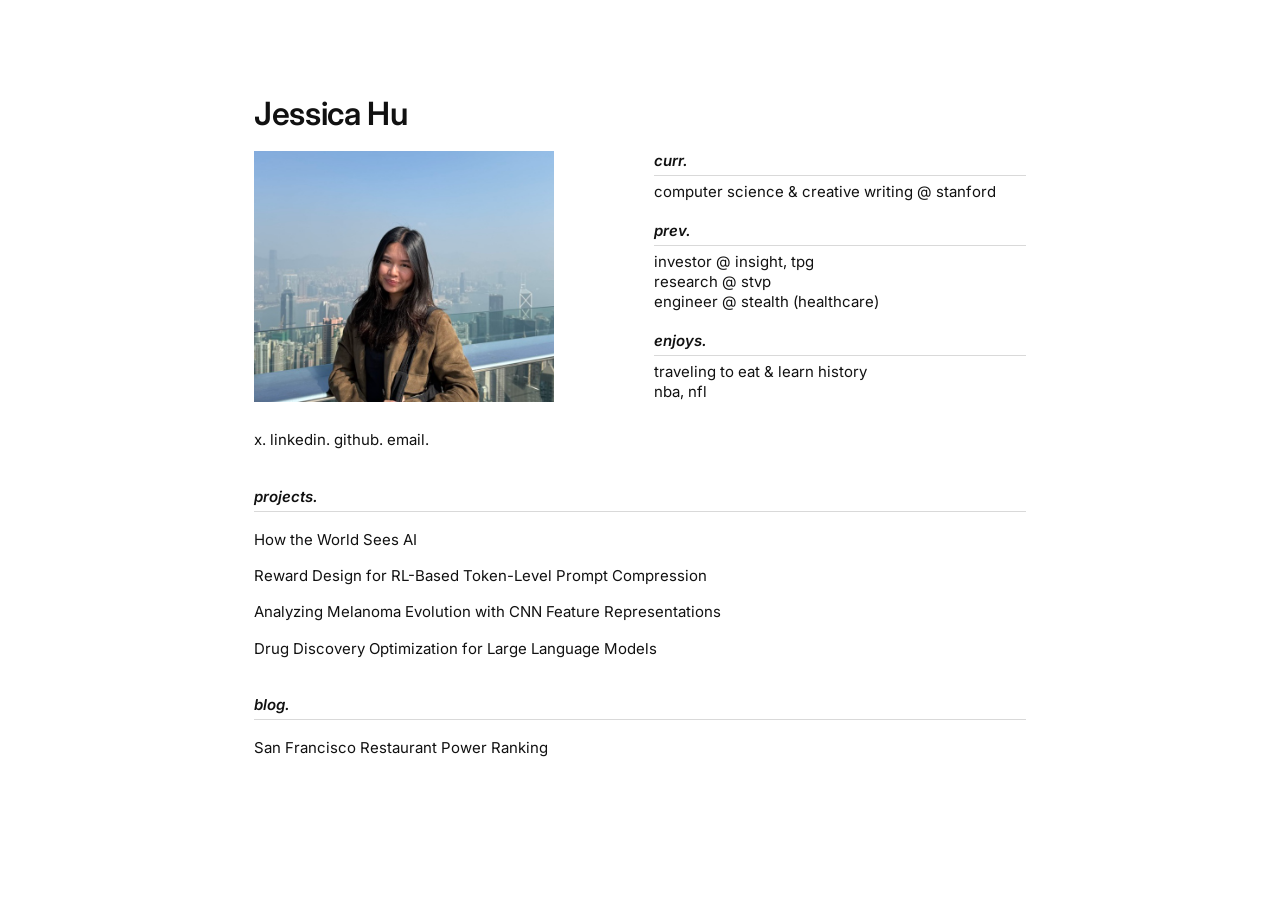
<file: index.html>
<!doctype html>
<html lang="en">
<head>
  <meta charset="utf-8">
  <meta name="viewport" content="width=device-width, initial-scale=1">
  <title>Jessica Hu</title>
  <meta name="description" content="Jessica Hu — computer science & creative writing at Stanford.">
  <link rel="preconnect" href="https://fonts.googleapis.com">
  <link rel="preconnect" href="https://fonts.gstatic.com" crossorigin>
  <link href="https://fonts.googleapis.com/css2?family=Inter:ital,wght@0,400;0,500;0,600;1,400;1,600&display=swap" rel="stylesheet">
  <link rel="stylesheet" href="styles.css?v=8">
</head>
<body>
  <main class="page">
    <h1 class="name">Jessica Hu</h1>

    <section class="top">
      <div class="photo">
        <img class="headshot" src="headshot.jpg" alt="Jessica Hu">
      </div>

      <p class="socials">
        <a href="https://x.com/hujessica_" target="_blank" rel="noopener">x</a>.
        <a href="https://www.linkedin.com/in/jessicahu7" target="_blank" rel="noopener">linkedin</a>.
        <a href="https://github.com/jessicahhu" target="_blank" rel="noopener">github</a>.
        <a href="mailto:jesshu@stanford.edu">email</a>.
      </p>

      <div class="about">
        <div class="group">
          <h2>curr.</h2>
          <p>computer science &amp; creative writing @ <a href="https://www.stanford.edu" target="_blank" rel="noopener">stanford</a></p>
        </div>
        <div class="group">
          <h2>prev.</h2>
          <p>investor @ <a href="https://www.insightpartners.com" target="_blank" rel="noopener">insight</a>, <a href="https://www.tpg.com" target="_blank" rel="noopener">tpg</a></p>
          <p>research @ <a href="https://stvp.stanford.edu" target="_blank" rel="noopener">stvp</a></p>
          <p>engineer @ stealth (healthcare)</p>
        </div>
        <div class="group">
          <h2>enjoys.</h2>
          <p>traveling to eat &amp; learn history</p>
          <p>nba, nfl</p>
        </div>
      </div>
    </section>

    <section class="projects">
      <h2>projects.</h2>
      <ul>
        <li><a href="projects/how-the-world-sees-ai.html">How the World Sees AI</a></li>
        <li><a href="https://github.com/ethanfarah/cs234-submission" target="_blank" rel="noopener">Reward Design for RL-Based Token-Level Prompt Compression</a></li>
        <li><a href="https://github.com/jessicahhu/melanoma_evolution" target="_blank" rel="noopener">Analyzing Melanoma Evolution with CNN Feature Representations</a></li>
        <li>Drug Discovery Optimization for Large Language Models</li>
      </ul>
    </section>

    <section class="projects">
      <h2>blog.</h2>
      <ul>
        <li><a href="blog/sf-restaurant-power-ranking.html">San Francisco Restaurant Power Ranking</a></li>
      </ul>
    </section>
  </main>
</body>
</html>
</file>
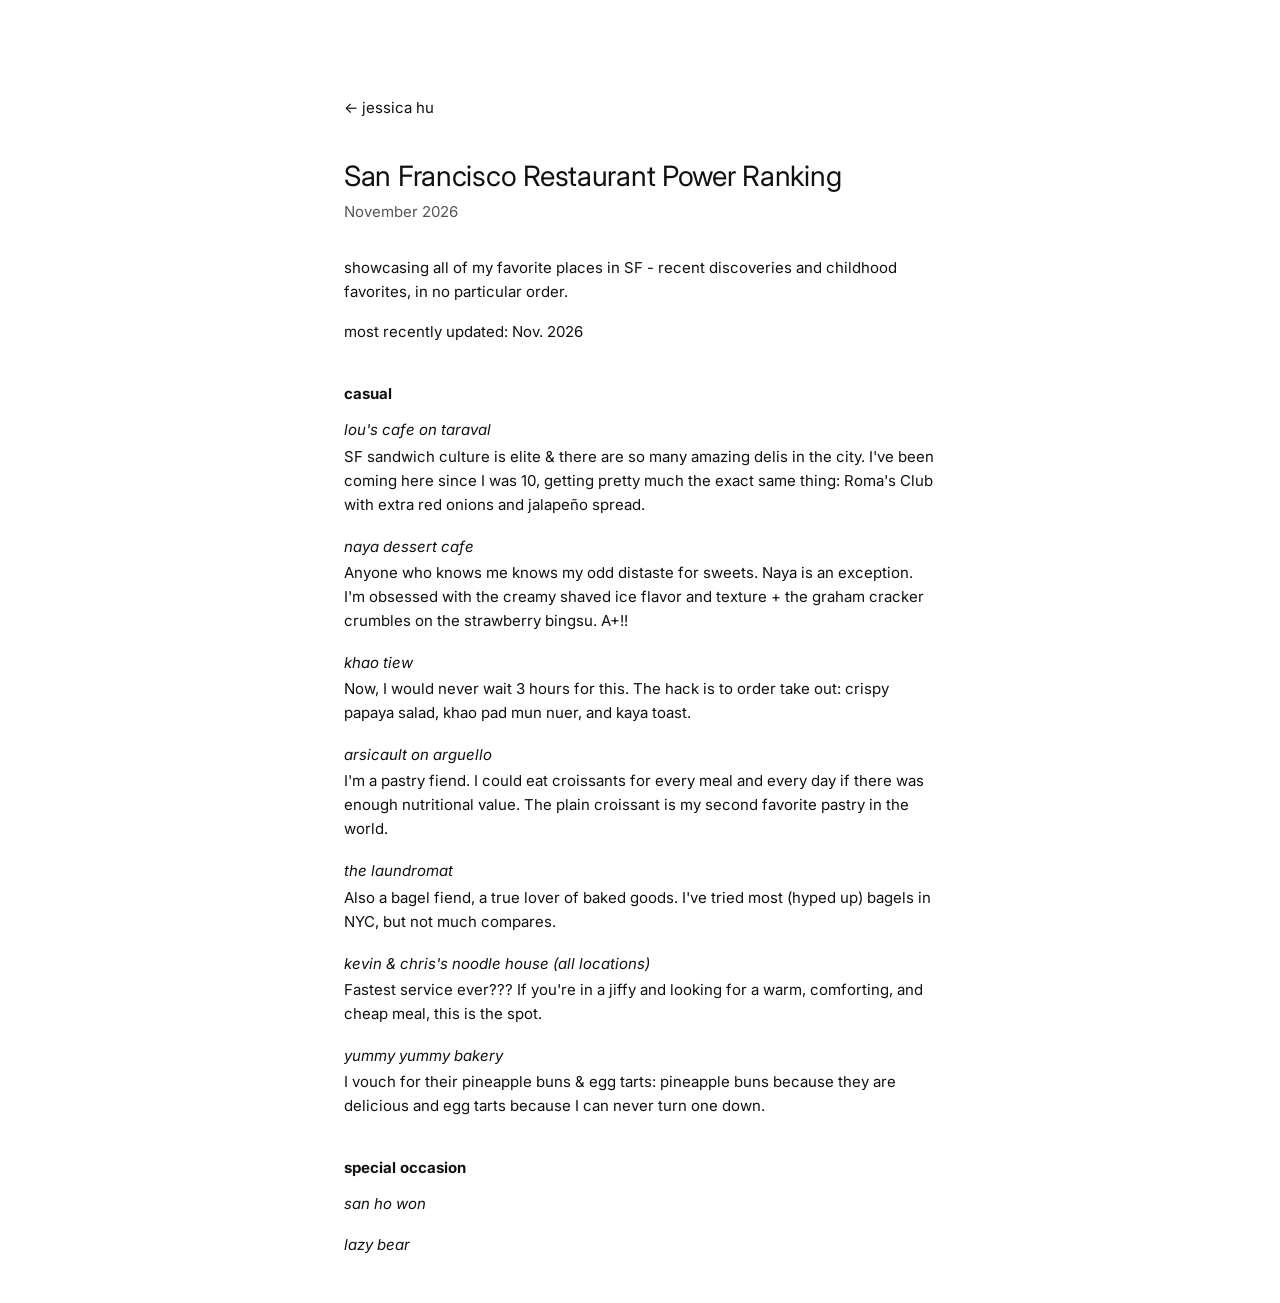
<file: blog/sf-restaurant-power-ranking.html>
<!doctype html>
<html lang="en">
<head>
  <meta charset="utf-8">
  <meta name="viewport" content="width=device-width, initial-scale=1">
  <title>San Francisco Restaurant Power Ranking — Jessica Hu</title>
  <meta name="description" content="Jessica Hu's power ranking of San Francisco restaurants.">
  <link rel="preconnect" href="https://fonts.googleapis.com">
  <link rel="preconnect" href="https://fonts.gstatic.com" crossorigin>
  <link href="https://fonts.googleapis.com/css2?family=Inter:ital,wght@0,400;0,500;0,600;1,400;1,600&display=swap" rel="stylesheet">
  <link rel="stylesheet" href="../styles.css?v=8">
</head>
<body>
  <main class="page post">
    <p class="back"><a href="../">← jessica hu</a></p>

    <h1 class="post-title">San Francisco Restaurant Power Ranking</h1>
    <p class="post-meta">November 2026</p>

    <p>showcasing all of my favorite places in SF - recent discoveries and childhood favorites, in no particular order.</p>
    <p>most recently updated: Nov. 2026</p>

    <h2 class="category">casual</h2>
    <ul class="ranking">
      <li>
        <h3>lou's cafe on taraval</h3>
        <p>SF sandwich culture is elite &amp; there are so many amazing delis in the city. I've been coming here since I was 10, getting pretty much the exact same thing: Roma's Club with extra red onions and jalapeño spread.</p>
      </li>
      <li>
        <h3>naya dessert cafe</h3>
        <p>Anyone who knows me knows my odd distaste for sweets. Naya is an exception. I'm obsessed with the creamy shaved ice flavor and texture + the graham cracker crumbles on the strawberry bingsu. A+!!</p>
      </li>
      <li>
        <h3>khao tiew</h3>
        <p>Now, I would never wait 3 hours for this. The hack is to order take out: crispy papaya salad, khao pad mun nuer, and kaya toast.</p>
      </li>
      <li>
        <h3>arsicault on arguello</h3>
        <p>I'm a pastry fiend. I could eat croissants for every meal and every day if there was enough nutritional value. The plain croissant is my second favorite pastry in the world.</p>
      </li>
      <li>
        <h3>the laundromat</h3>
        <p>Also a bagel fiend, a true lover of baked goods. I've tried most (hyped up) bagels in NYC, but not much compares.</p>
      </li>
      <li>
        <h3>kevin &amp; chris's noodle house (all locations)</h3>
        <p>Fastest service ever??? If you're in a jiffy and looking for a warm, comforting, and cheap meal, this is the spot.</p>
      </li>
      <li>
        <h3>yummy yummy bakery</h3>
        <p>I vouch for their pineapple buns & egg tarts: pineapple buns because they are delicious and egg tarts because I can never turn one down.</p>
      </li>
    </ul>

    <h2 class="category">special occasion</h2>
    <ul class="ranking">
      <li><h3>san ho won</h3></li>
      <li><h3>lazy bear</h3></li>
    </ul>
  </main>
</body>
</html>
</file>
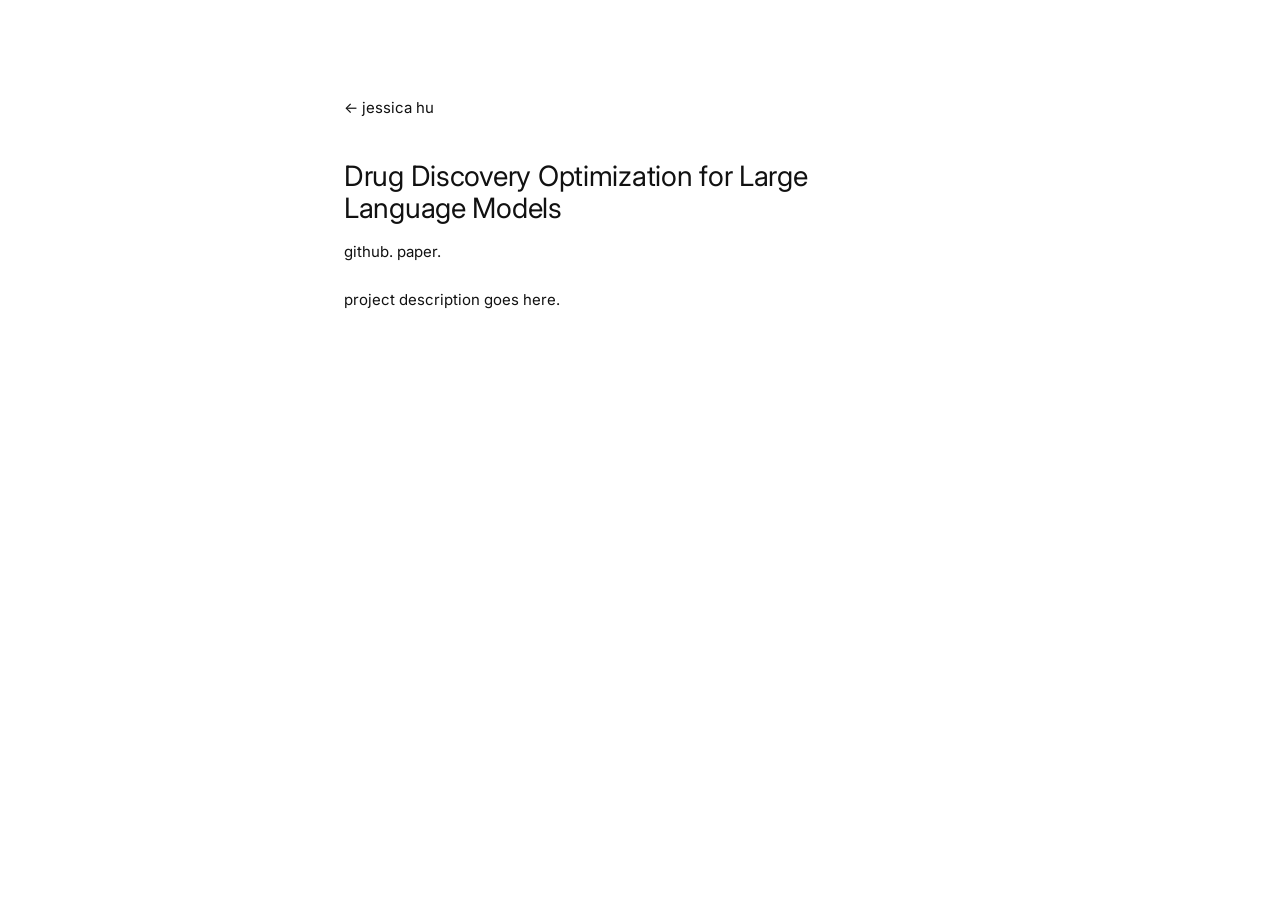
<file: projects/drug-discovery.html>
<!doctype html>
<html lang="en">
<head>
  <meta charset="utf-8">
  <meta name="viewport" content="width=device-width, initial-scale=1">
  <title>Drug Discovery — Jessica Hu</title>
  <meta name="description" content="Drug Discovery Optimization for Large Language Models — a project by Jessica Hu.">
  <link rel="preconnect" href="https://fonts.googleapis.com">
  <link rel="preconnect" href="https://fonts.gstatic.com" crossorigin>
  <link href="https://fonts.googleapis.com/css2?family=Inter:ital,wght@0,400;0,500;0,600;1,400;1,600&display=swap" rel="stylesheet">
  <link rel="stylesheet" href="../styles.css?v=8">
</head>
<body>
  <main class="page post">
    <p class="back"><a href="../">← jessica hu</a></p>

    <h1 class="post-title">Drug Discovery Optimization for Large Language Models</h1>

    <p class="project-links">
      <a href="#" target="_blank" rel="noopener">github</a>.
      <a href="#" target="_blank" rel="noopener">paper</a>.
    </p>

    <p>
      project description goes here.
    </p>

  </main>

  <script>
    (function () {
      var slides = document.querySelectorAll('.slide');
      var count = document.querySelector('.carousel-count');
      var i = 0;
      function go(n) {
        slides[i].classList.remove('active');
        i = (n + slides.length) % slides.length;
        slides[i].classList.add('active');
        count.textContent = (i + 1) + ' / ' + slides.length;
      }
      document.querySelectorAll('.carousel-btn').forEach(function (b) {
        b.addEventListener('click', function () { go(i + Number(b.dataset.dir)); });
      });
    })();
  </script>
</body>
</html>
</file>
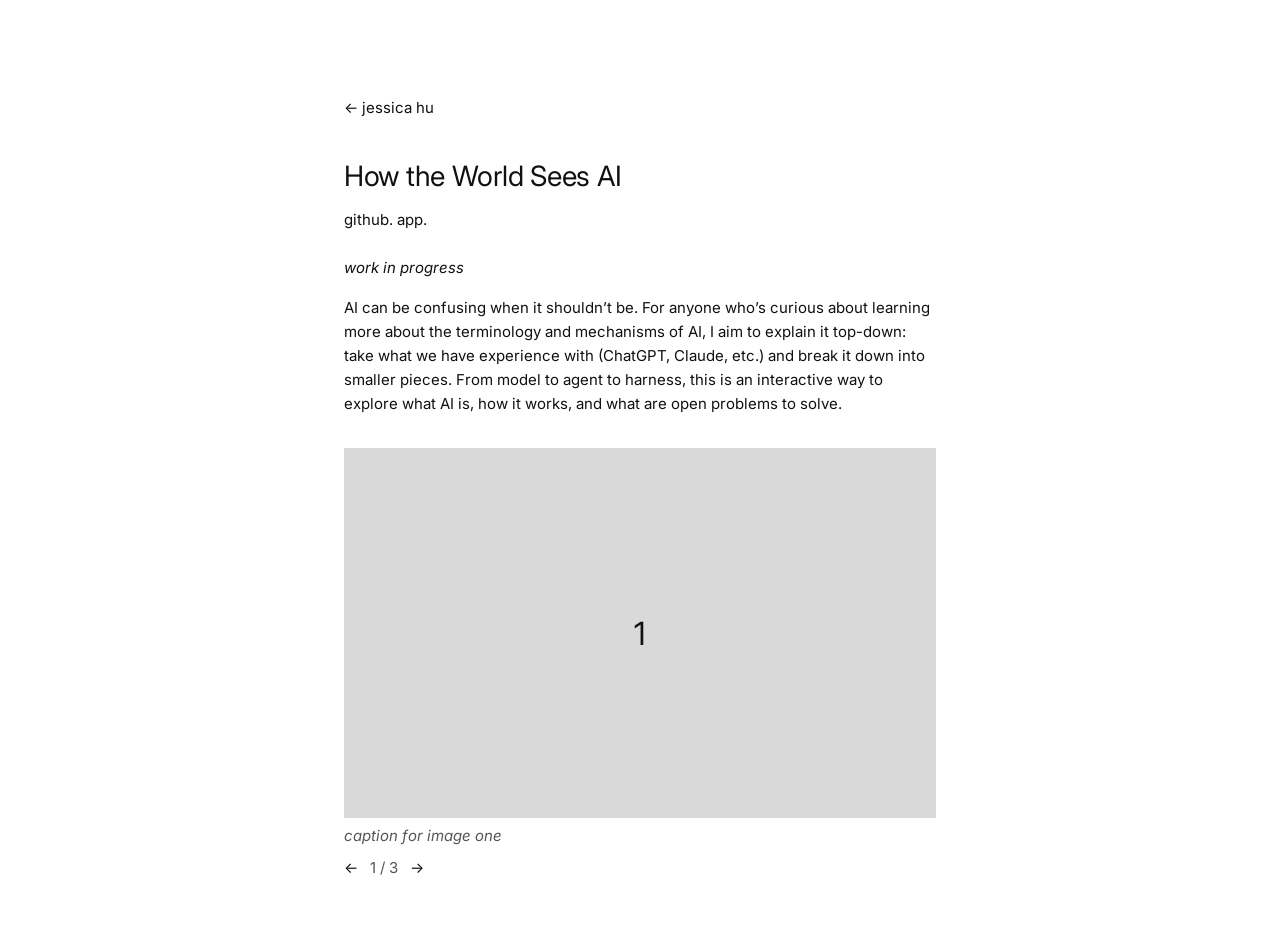
<file: projects/how-the-world-sees-ai.html>
<!doctype html>
<html lang="en">
<head>
  <meta charset="utf-8">
  <meta name="viewport" content="width=device-width, initial-scale=1">
  <title>How the World Sees AI — Jessica Hu</title>
  <meta name="description" content="How the World Sees AI — a project by Jessica Hu.">
  <link rel="preconnect" href="https://fonts.googleapis.com">
  <link rel="preconnect" href="https://fonts.gstatic.com" crossorigin>
  <link href="https://fonts.googleapis.com/css2?family=Inter:ital,wght@0,400;0,500;0,600;1,400;1,600&display=swap" rel="stylesheet">
  <link rel="stylesheet" href="../styles.css?v=8">
</head>
<body>
  <main class="page post">
    <p class="back"><a href="../">← jessica hu</a></p>

    <h1 class="post-title">How the World Sees AI</h1>

    <p class="project-links">
      <a href="https://github.com/jessicahhu/explaining_ai">github</a>.
      <a href="#" target="_blank" rel="noopener">app</a>.
    </p>

    <p><em>work in progress</em></p>

    <p>
      AI can be confusing when it shouldn’t be. For anyone who’s curious about learning more about the terminology and mechanisms of AI, I aim to explain it top-down: take what we have experience with (ChatGPT, Claude, etc.) and break it down into smaller pieces. From model to agent to harness, this is an interactive way to explore what AI is, how it works, and what are open problems to solve. 
    </p>

    <section class="carousel" aria-label="Project images">
      <div class="carousel-track">
        <figure class="slide active">
          <div class="slide-img placeholder">1</div>
          <figcaption>caption for image one</figcaption>
        </figure>
        <figure class="slide">
          <div class="slide-img placeholder">2</div>
          <figcaption>caption for image two</figcaption>
        </figure>
        <figure class="slide">
          <div class="slide-img placeholder">3</div>
          <figcaption>caption for image three</figcaption>
        </figure>
      </div>
      <div class="carousel-nav">
        <button class="carousel-btn" data-dir="-1" aria-label="Previous image">←</button>
        <span class="carousel-count">1 / 3</span>
        <button class="carousel-btn" data-dir="1" aria-label="Next image">→</button>
      </div>
    </section>
  </main>

  <script>
    (function () {
      var slides = document.querySelectorAll('.slide');
      var count = document.querySelector('.carousel-count');
      var i = 0;
      function go(n) {
        slides[i].classList.remove('active');
        i = (n + slides.length) % slides.length;
        slides[i].classList.add('active');
        count.textContent = (i + 1) + ' / ' + slides.length;
      }
      document.querySelectorAll('.carousel-btn').forEach(function (b) {
        b.addEventListener('click', function () { go(i + Number(b.dataset.dir)); });
      });
    })();
  </script>
</body>
</html>
</file>
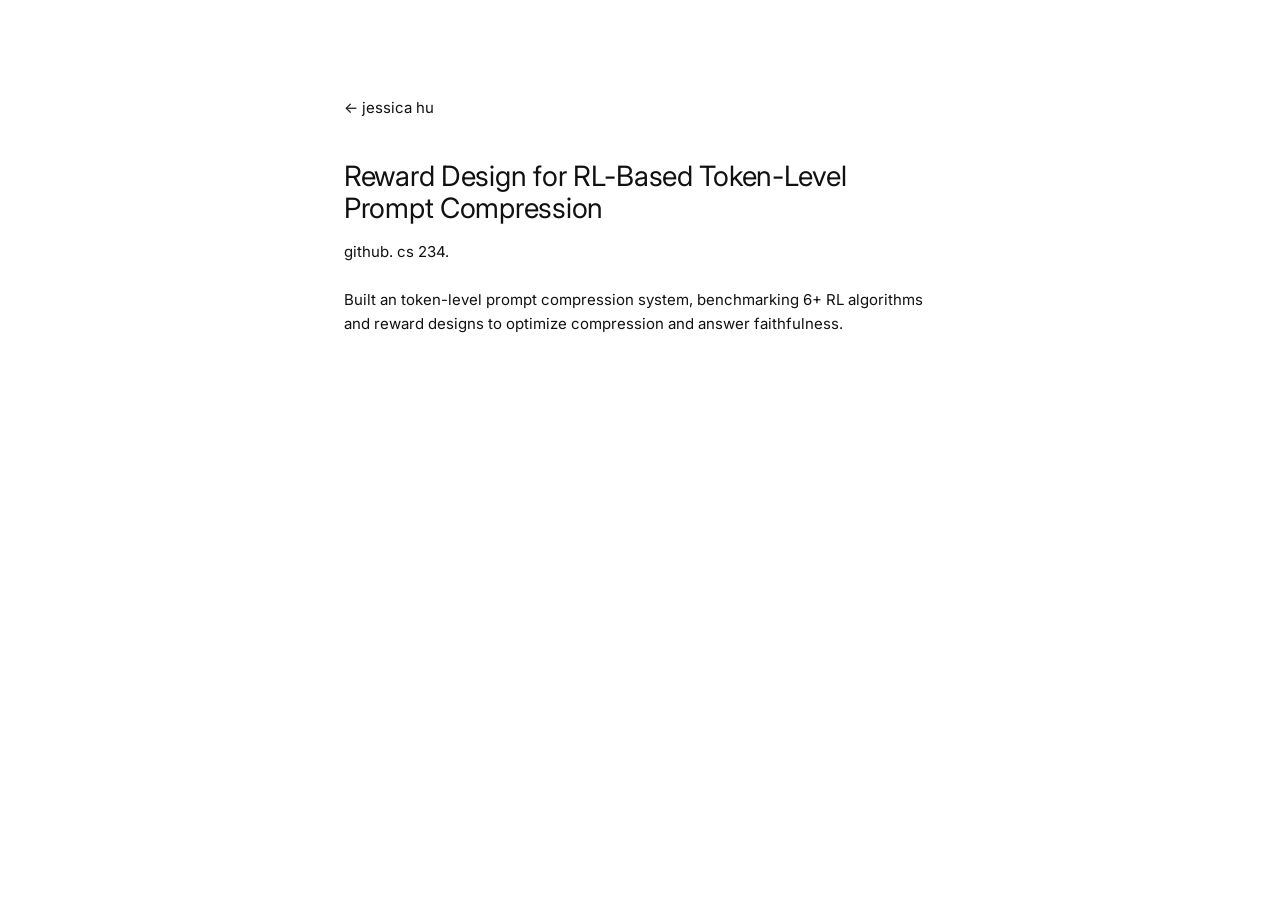
<file: projects/prompt-compression.html>
<!doctype html>
<html lang="en">
<head>
  <meta charset="utf-8">
  <meta name="viewport" content="width=device-width, initial-scale=1">
  <title>Prompt Compression — Jessica Hu</title>
  <meta name="description" content="Reward Design for RL-Based Token-Level Prompt Compression — a project by Jessica Hu.">
  <link rel="preconnect" href="https://fonts.googleapis.com">
  <link rel="preconnect" href="https://fonts.gstatic.com" crossorigin>
  <link href="https://fonts.googleapis.com/css2?family=Inter:ital,wght@0,400;0,500;0,600;1,400;1,600&display=swap" rel="stylesheet">
  <link rel="stylesheet" href="../styles.css?v=8">
</head>
<body>
  <main class="page post">
    <p class="back"><a href="../">← jessica hu</a></p>

    <h1 class="post-title">Reward Design for RL-Based Token-Level Prompt Compression</h1>

    <p class="project-links">
      <a href="https://github.com/ethanfarah/cs234-submission">github</a>.
      <a href="https://web.stanford.edu/class/cs234/" target="_blank" rel="noopener">cs 234</a>.
    </p>

    <p>
      Built an token-level prompt compression system, benchmarking 6+ RL algorithms and reward designs to optimize compression and answer faithfulness.
    </p>

  </main>

  <script>
    (function () {
      var slides = document.querySelectorAll('.slide');
      var count = document.querySelector('.carousel-count');
      var i = 0;
      function go(n) {
        slides[i].classList.remove('active');
        i = (n + slides.length) % slides.length;
        slides[i].classList.add('active');
        count.textContent = (i + 1) + ' / ' + slides.length;
      }
      document.querySelectorAll('.carousel-btn').forEach(function (b) {
        b.addEventListener('click', function () { go(i + Number(b.dataset.dir)); });
      });
    })();
  </script>
</body>
</html>
</file>
<file: styles.css>
:root {
  --bg: #ffffff;
  --text: #111111;
  --muted: #555555;
  --link: #111111;
  --link-hover: #6b6b6b;
  --placeholder: #d9d9d9;
}

* { box-sizing: border-box; margin: 0; padding: 0; }

body {
  background: var(--bg);
  color: var(--text);
  font-family: "Inter", system-ui, -apple-system, sans-serif;
  font-size: 15px;
  line-height: 1.35;
  -webkit-font-smoothing: antialiased;
}

.page {
  max-width: 820px;
  margin: 0 auto;
  padding: 96px 24px 48px;
}

.name {
  display: inline-block;
  font-size: 32px;
  font-weight: 400;
  letter-spacing: -0.01em;
  line-height: 1.1;
  margin-bottom: 20px;
}

.top {
  display: grid;
  grid-template-columns: 300px 1fr;
  grid-template-areas:
    "photo   about"
    "socials .";
  column-gap: 100px;
  row-gap: 28px;
}

/* The photo takes no height of its own, so its row is exactly as tall as the text beside it. */
.photo {
  grid-area: photo;
  position: relative;
}

.headshot {
  position: absolute;
  inset: 0;
  width: 100%;
  height: 100%;
  object-fit: cover;
  object-position: center;
  display: block;
}

.placeholder {
  background: var(--placeholder);
  display: flex;
  align-items: center;
  justify-content: center;
  font-size: 32px;
}

.about { grid-area: about; }

.group + .group { margin-top: 18px; }

h2 {
  font-size: 15px;
  font-weight: 400;
  font-style: italic;
}

.projects {
  margin-top: 36px;
}

.projects ul {
  list-style: none;
  margin-top: 18px;
}

.projects li + li { margin-top: 16px; }

.socials {
  grid-area: socials;
  color: var(--link);
}

a {
  color: var(--link);
  text-decoration: none;
  transition: color 0.15s;
}

a:hover { color: var(--link-hover); }

@media (max-width: 720px) {
  .page { padding: 48px 16px 64px; }
  .top {
    grid-template-columns: 1fr;
    grid-template-areas: "photo" "socials" "about";
    row-gap: 28px;
  }
  .photo { width: 100%; max-width: 360px; aspect-ratio: 300 / 196; }
}

/* Blog posts */
.post { max-width: 640px; }

.back { margin-bottom: 40px; }

.post-title {
  font-size: 28px;
  font-weight: 400;
  letter-spacing: -0.01em;
  line-height: 1.15;
}

.post-meta {
  color: var(--muted);
  margin: 8px 0 32px;
}

.post p { line-height: 1.6; }

.post > p + p { margin-top: 16px; }

.category {
  font-style: normal;
  font-weight: 700;
  margin-top: 40px;
}

.ranking {
  list-style: none;
  margin-top: 16px;
}

.ranking li + li { margin-top: 20px; }

.ranking h3 {
  font-size: 15px;
  font-weight: 400;
  font-style: italic;
}

.ranking p { margin-top: 4px; }

.project-links { margin: 16px 0 24px; }

/* Carousel */
.carousel { margin-top: 32px; }

.slide { display: none; }
.slide.active { display: block; }

.slide-img {
  width: 100%;
  aspect-ratio: 16 / 10;
  object-fit: cover;
  display: flex;
}

.slide figcaption {
  margin-top: 8px;
  color: var(--muted);
  font-style: italic;
}

.carousel-nav {
  display: flex;
  align-items: center;
  gap: 12px;
  margin-top: 12px;
}

.carousel-btn {
  background: none;
  border: none;
  font: inherit;
  color: var(--link);
  cursor: pointer;
  padding: 0;
  transition: color 0.15s;
}
.carousel-btn:hover { color: var(--link-hover); }

.carousel-count { color: var(--muted); }

/* Thin rule under section headers */
.about h2,
.projects h2 {
  border-bottom: 1px solid var(--placeholder);
  padding-bottom: 4px;
  margin-bottom: 6px;
}

/* Bold name and section headers */
.name,
.about h2,
.projects h2 {
  font-weight: 600;
}
</file>
